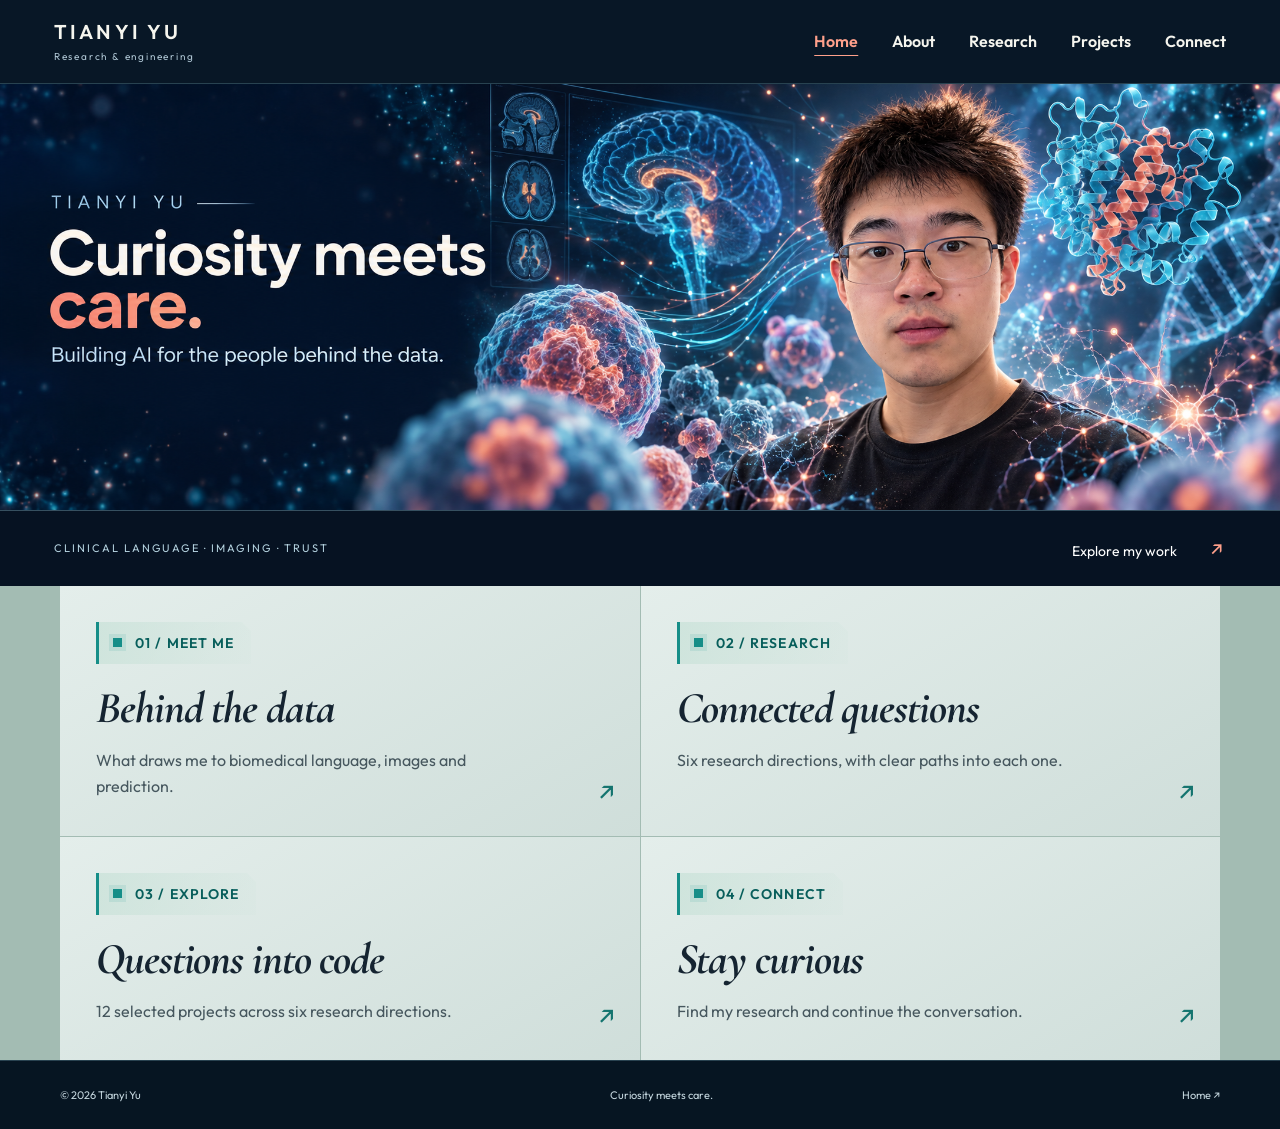
<file: index.html>
<!doctype html>
<html lang="en"><head><meta charset="utf-8"><meta name="viewport" content="width=device-width, initial-scale=1">
<title>Curiosity meets care — Tianyi Yu</title>
<meta name="description" content="Tianyi Yu's research portfolio: clinical NLP, biomedical imaging, trustworthy AI, prediction modelling, health informatics and AI for health. Explore the questions and the code.">
<meta name="theme-color" content="#081726"><meta property="og:title" content="Tianyi Yu — Curiosity meets care."><meta property="og:description" content="Research software for the people behind the data."><meta property="og:type" content="website"><meta property="og:image" content="https://terry0809000.github.io/assets/tianyi-ai-health-portrait.png">
<link rel="preload" href="./fonts/outfit-400.woff" as="font" type="font/woff" crossorigin>
<link rel="stylesheet" href="./portfolio-v5.css"><script src="./site.js?v=20261013-1" defer></script><link rel="stylesheet" href="./pages.css?v=20261013-1"></head>
<body><a class="skip" href="#main">Skip to content</a><header class="header"><a class="wordmark" href="./index.html">TIANYI YU<span>Research &amp; engineering</span></a><nav aria-label="Main navigation"><a href="./index.html" aria-current="page">Home</a><a href="./about.html">About</a><a href="./research.html">Research</a><a href="./projects.html">Projects</a><a href="./connect.html">Connect</a></nav></header><main id="main"><section id="home" class="hero"><h1 class="sr-only">Tianyi Yu. Curiosity meets care. Building AI for the people behind the data.</h1><img class="hero-image" width="2172" height="724" src="https://terry0809000.github.io/assets/tianyi-ai-health-portrait.png" alt="AI-assisted portrait of Tianyi Yu surrounded by conceptual biomedical imagery; Curiosity meets care." fetchpriority="high"><div class="mobile-hero-copy"><p>TIANYI YU / AI FOR HEALTH</p><h2>Curiosity meets care.</h2><p>Building AI for the people behind the data.</p></div><div class="hero-foot"><span>CLINICAL LANGUAGE · IMAGING · TRUST</span><a href="./projects.html">Explore my work <span aria-hidden="true">↗</span></a></div></section><section class="section-tiles wrap" aria-label="Explore the portfolio"><a class="section-tile" href="./about.html"><span class="eyebrow">01 / MEET ME</span><h2>Behind the data</h2><p>What draws me to biomedical language, images and prediction.</p><span aria-hidden="true">↗</span></a><a class="section-tile" href="./research.html"><span class="eyebrow">02 / RESEARCH</span><h2>Connected questions</h2><p>Six research directions, with clear paths into each one.</p><span aria-hidden="true">↗</span></a><a class="section-tile" href="./projects.html"><span class="eyebrow">03 / EXPLORE</span><h2>Questions into code</h2><p>12 selected projects across six research directions.</p><span aria-hidden="true">↗</span></a><a class="section-tile" href="./connect.html"><span class="eyebrow">04 / CONNECT</span><h2>Stay curious</h2><p>Find my research and continue the conversation.</p><span aria-hidden="true">↗</span></a></section></main><footer class="wrap footer"><span>© 2026 Tianyi Yu</span><span>Curiosity meets care.</span><a href="./index.html">Home ↗</a></footer></body></html>
</file>
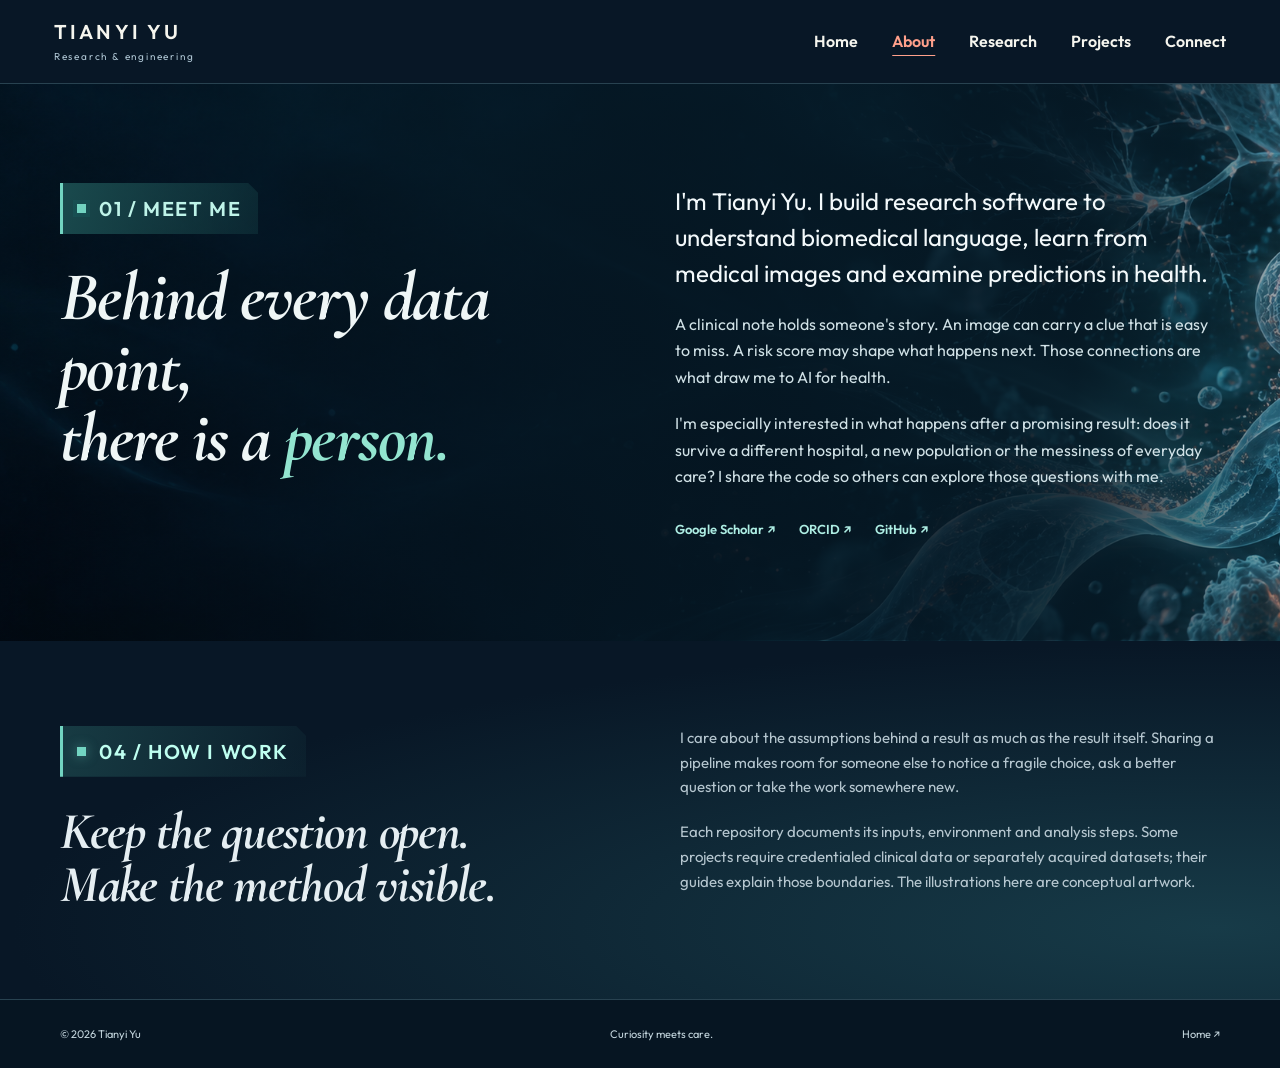
<file: about.html>
<!doctype html>
<html lang="en"><head><meta charset="utf-8"><meta name="viewport" content="width=device-width, initial-scale=1">
<title>About — Tianyi Yu</title>
<meta name="description" content="Tianyi Yu's research portfolio: clinical NLP, biomedical imaging, trustworthy AI, prediction modelling, health informatics and AI for health. Explore the questions and the code.">
<meta name="theme-color" content="#081726"><meta property="og:title" content="Tianyi Yu — Curiosity meets care."><meta property="og:description" content="Research software for the people behind the data."><meta property="og:type" content="website"><meta property="og:image" content="https://terry0809000.github.io/assets/tianyi-ai-health-portrait.png">
<link rel="preload" href="./fonts/outfit-400.woff" as="font" type="font/woff" crossorigin>
<link rel="stylesheet" href="./portfolio-v5.css"><script src="./site.js?v=20261013-1" defer></script><link rel="stylesheet" href="./pages.css?v=20261013-1"></head>
<body><a class="skip" href="#main">Skip to content</a><header class="header"><a class="wordmark" href="./index.html">TIANYI YU<span>Research &amp; engineering</span></a><nav aria-label="Main navigation"><a href="./index.html">Home</a><a href="./about.html" aria-current="page">About</a><a href="./research.html">Research</a><a href="./projects.html">Projects</a><a href="./connect.html">Connect</a></nav></header><main id="main"><section id="about" class="about wrap"><div><p class="eyebrow">01 / MEET ME</p><h1 class="page-title">Behind every data point,<br>there is a <em>person.</em></h1></div><div class="about-copy"><p class="lead">I'm Tianyi Yu. I build research software to understand biomedical language, learn from medical images and examine predictions in health.</p><p>A clinical note holds someone's story. An image can carry a clue that is easy to miss. A risk score may shape what happens next. Those connections are what draw me to AI for health.</p><p>I'm especially interested in what happens after a promising result: does it survive a different hospital, a new population or the messiness of everyday care? I share the code so others can explore those questions with me.</p><div class="text-links"><a href="https://scholar.google.com/citations?user=m8F5KU8AAAAJ">Google Scholar ↗</a><a href="https://orcid.org/0009-0009-0311-4015">ORCID ↗</a><a href="https://github.com/terry0809000">GitHub ↗</a></div></div></section><section class="approach"><div class="wrap approach-grid"><div><p class="eyebrow">04 / HOW I WORK</p><h2>Keep the question open.<br>Make the method visible.</h2></div><div><p>I care about the assumptions behind a result as much as the result itself. Sharing a pipeline makes room for someone else to notice a fragile choice, ask a better question or take the work somewhere new.</p><p>Each repository documents its inputs, environment and analysis steps. Some projects require credentialed clinical data or separately acquired datasets; their guides explain those boundaries. The illustrations here are conceptual artwork.</p></div></div></section></main><footer class="wrap footer"><span>© 2026 Tianyi Yu</span><span>Curiosity meets care.</span><a href="./index.html">Home ↗</a></footer></body></html>
</file>
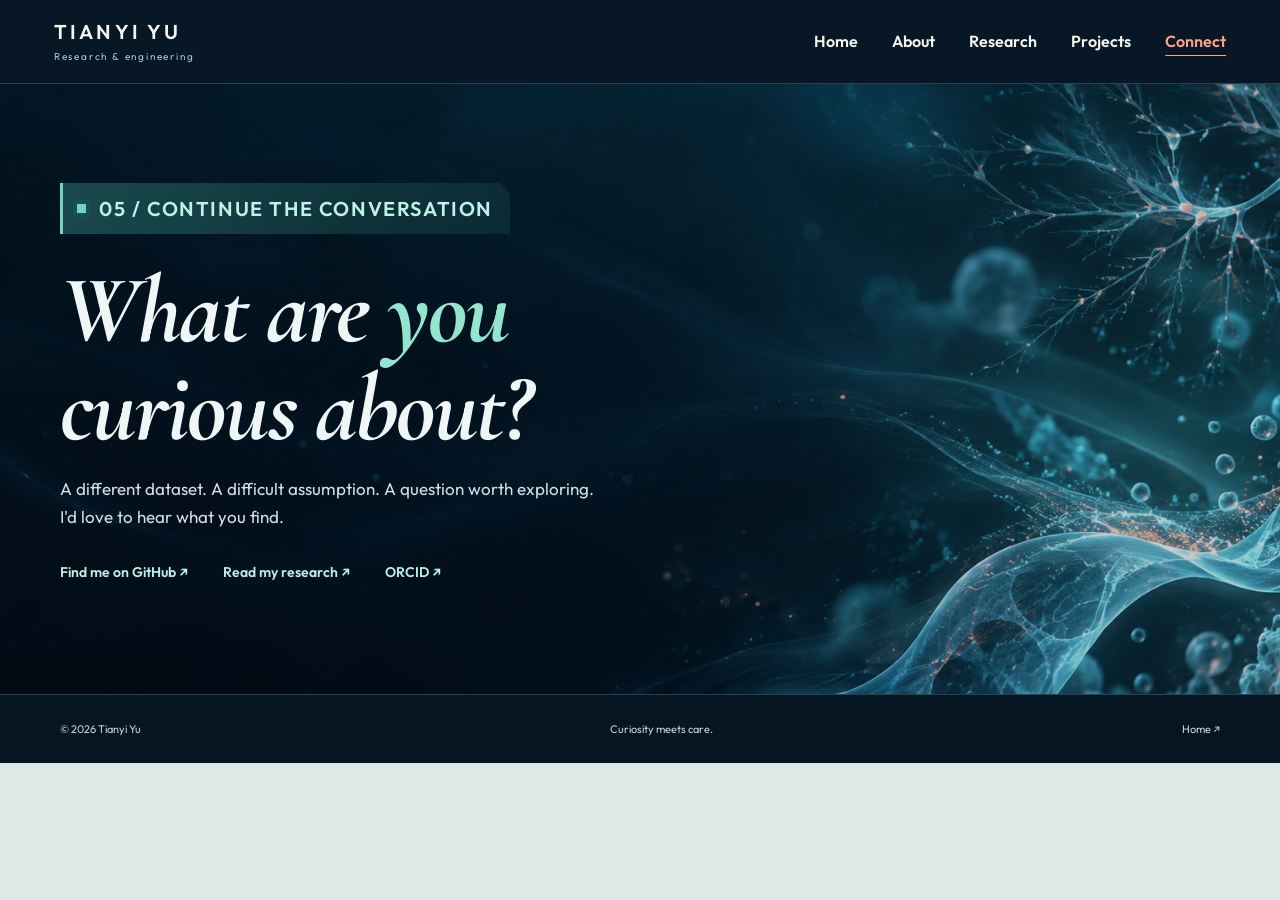
<file: connect.html>
<!doctype html>
<html lang="en"><head><meta charset="utf-8"><meta name="viewport" content="width=device-width, initial-scale=1">
<title>Connect — Tianyi Yu</title>
<meta name="description" content="Tianyi Yu's research portfolio: clinical NLP, biomedical imaging, trustworthy AI, prediction modelling, health informatics and AI for health. Explore the questions and the code.">
<meta name="theme-color" content="#081726"><meta property="og:title" content="Tianyi Yu — Curiosity meets care."><meta property="og:description" content="Research software for the people behind the data."><meta property="og:type" content="website"><meta property="og:image" content="https://terry0809000.github.io/assets/tianyi-ai-health-portrait.png">
<link rel="preload" href="./fonts/outfit-400.woff" as="font" type="font/woff" crossorigin>
<link rel="stylesheet" href="./portfolio-v5.css"><script src="./site.js?v=20261013-1" defer></script><link rel="stylesheet" href="./pages.css?v=20261013-1"></head>
<body><a class="skip" href="#main">Skip to content</a><header class="header"><a class="wordmark" href="./index.html">TIANYI YU<span>Research &amp; engineering</span></a><nav aria-label="Main navigation"><a href="./index.html">Home</a><a href="./about.html">About</a><a href="./research.html">Research</a><a href="./projects.html">Projects</a><a href="./connect.html" aria-current="page">Connect</a></nav></header><main id="main"><section id="connect" class="connect wrap"><p class="eyebrow">05 / CONTINUE THE CONVERSATION</p><h1 class="page-title">What are <em>you</em><br>curious about?</h1><p>A different dataset. A difficult assumption. A question worth exploring.<br>I'd love to hear what you find.</p><div class="connect-links"><a href="https://github.com/terry0809000">Find me on GitHub ↗</a><a href="https://scholar.google.com/citations?user=m8F5KU8AAAAJ">Read my research ↗</a><a href="https://orcid.org/0009-0009-0311-4015">ORCID ↗</a></div></section></main><footer class="wrap footer"><span>© 2026 Tianyi Yu</span><span>Curiosity meets care.</span><a href="./index.html">Home ↗</a></footer></body></html>
</file>
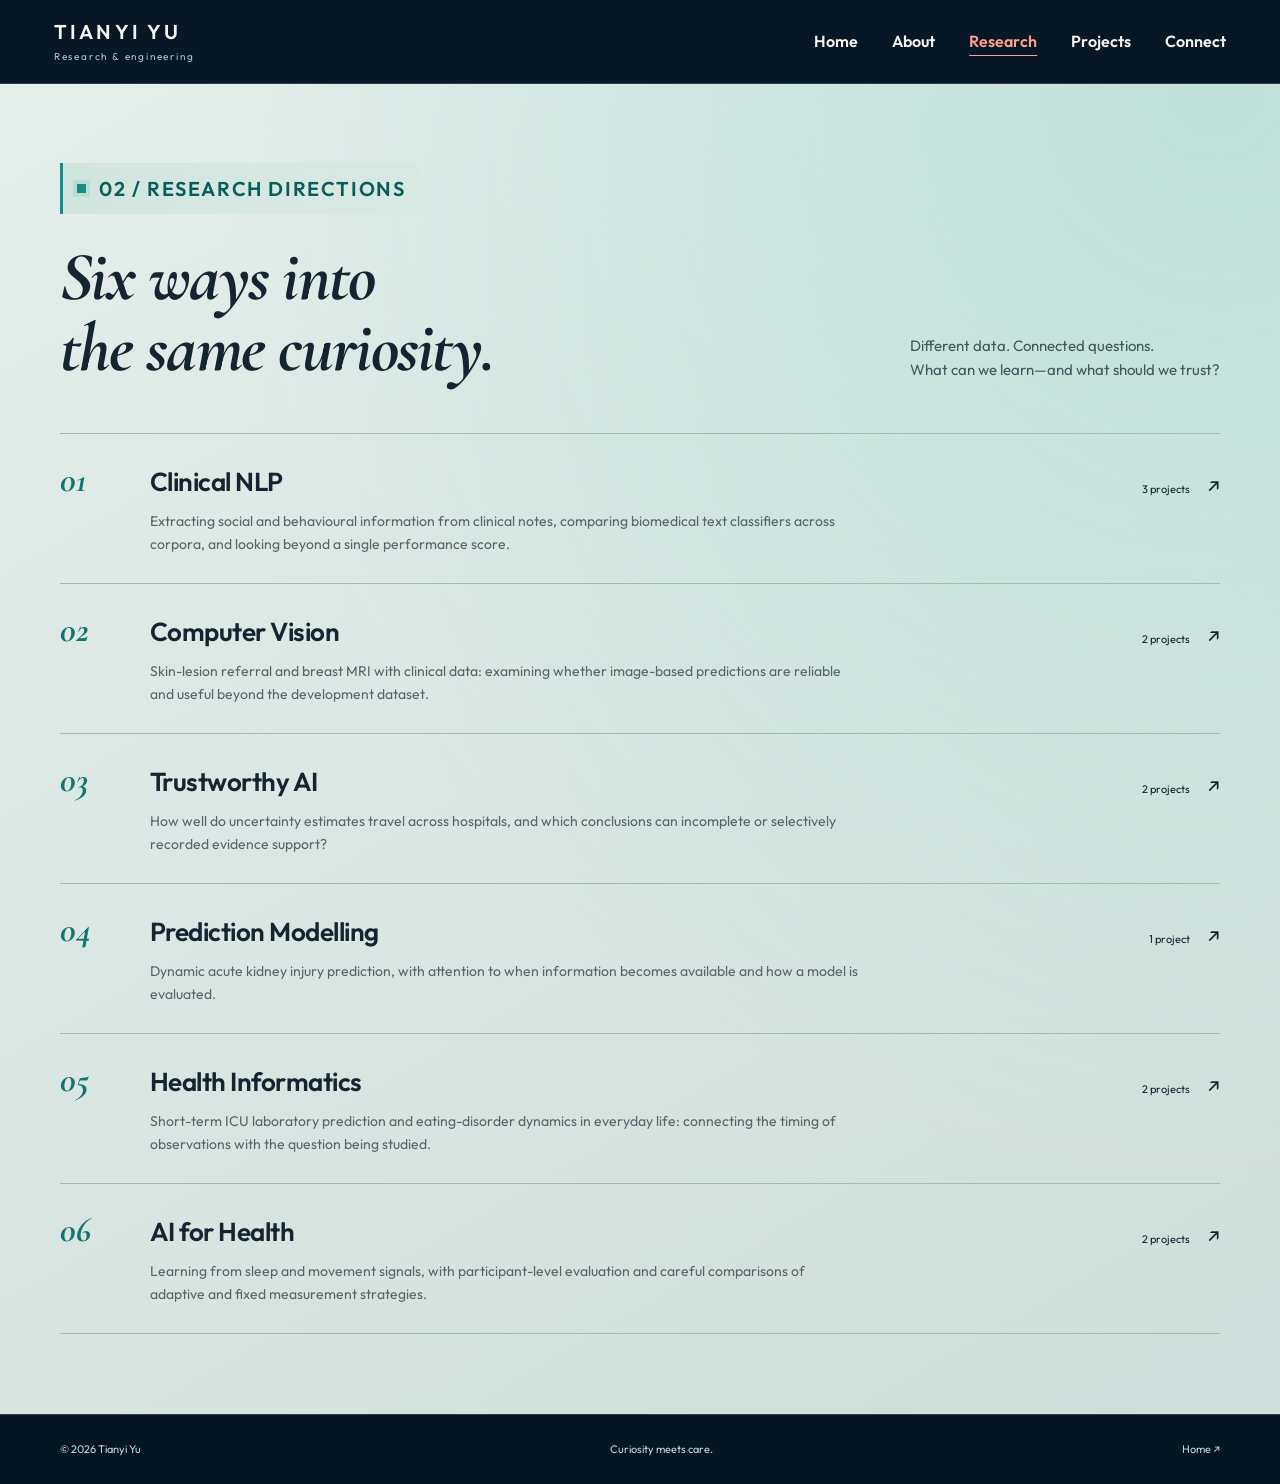
<file: research.html>
<!doctype html>
<html lang="en"><head><meta charset="utf-8"><meta name="viewport" content="width=device-width, initial-scale=1">
<title>Research directions — Tianyi Yu</title>
<meta name="description" content="Tianyi Yu's research portfolio: clinical NLP, biomedical imaging, trustworthy AI, prediction modelling, health informatics and AI for health. Explore the questions and the code.">
<meta name="theme-color" content="#081726"><meta property="og:title" content="Tianyi Yu — Curiosity meets care."><meta property="og:description" content="Research software for the people behind the data."><meta property="og:type" content="website"><meta property="og:image" content="https://terry0809000.github.io/assets/tianyi-ai-health-portrait.png">
<link rel="preload" href="./fonts/outfit-400.woff" as="font" type="font/woff" crossorigin>
<link rel="stylesheet" href="./portfolio-v5.css"><script src="./site.js?v=20261013-1" defer></script><link rel="stylesheet" href="./pages.css?v=20261013-1"></head>
<body><a class="skip" href="#main">Skip to content</a><header class="header"><a class="wordmark" href="./index.html">TIANYI YU<span>Research &amp; engineering</span></a><nav aria-label="Main navigation"><a href="./index.html">Home</a><a href="./about.html">About</a><a href="./research.html" aria-current="page">Research</a><a href="./projects.html">Projects</a><a href="./connect.html">Connect</a></nav></header><main id="main"><section id="directions" class="directions"><div class="wrap"><div class="section-head"><div><p class="eyebrow">02 / RESEARCH DIRECTIONS</p><h1 class="page-title">Six ways into<br>the same curiosity.</h1></div><p>Different data. Connected questions.<br>What can we learn—and what should we trust?</p></div>
<div class="direction-list"><a class="direction-row" href="./projects-clinical-nlp.html" data-direction="Clinical NLP"><span class="direction-number">01</span><div><h3>Clinical NLP</h3><p>Extracting social and behavioural information from clinical notes, comparing biomedical text classifiers across corpora, and looking beyond a single performance score.</p></div><span class="direction-count">3 projects <span aria-hidden="true">↗</span></span></a>
<a class="direction-row" href="./projects-biomedical-imaging.html" data-direction="Computer Vision"><span class="direction-number">02</span><div><h3>Computer Vision</h3><p>Skin-lesion referral and breast MRI with clinical data: examining whether image-based predictions are reliable and useful beyond the development dataset.</p></div><span class="direction-count">2 projects <span aria-hidden="true">↗</span></span></a>
<a class="direction-row" href="./projects-trustworthy-ai.html" data-direction="Trustworthy AI"><span class="direction-number">03</span><div><h3>Trustworthy AI</h3><p>How well do uncertainty estimates travel across hospitals, and which conclusions can incomplete or selectively recorded evidence support?</p></div><span class="direction-count">2 projects <span aria-hidden="true">↗</span></span></a>
<a class="direction-row" href="./projects-prediction-modelling.html" data-direction="Prediction Modelling"><span class="direction-number">04</span><div><h3>Prediction Modelling</h3><p>Dynamic acute kidney injury prediction, with attention to when information becomes available and how a model is evaluated.</p></div><span class="direction-count">1 project <span aria-hidden="true">↗</span></span></a>
<a class="direction-row" href="./projects-health-informatics.html" data-direction="Health Informatics"><span class="direction-number">05</span><div><h3>Health Informatics</h3><p>Short-term ICU laboratory prediction and eating-disorder dynamics in everyday life: connecting the timing of observations with the question being studied.</p></div><span class="direction-count">2 projects <span aria-hidden="true">↗</span></span></a>
<a class="direction-row" href="./projects-ai-for-health.html" data-direction="AI for Health"><span class="direction-number">06</span><div><h3>AI for Health</h3><p>Learning from sleep and movement signals, with participant-level evaluation and careful comparisons of adaptive and fixed measurement strategies.</p></div><span class="direction-count">2 projects <span aria-hidden="true">↗</span></span></a></div></div></section></main><footer class="wrap footer"><span>© 2026 Tianyi Yu</span><span>Curiosity meets care.</span><a href="./index.html">Home ↗</a></footer></body></html>
</file>
<file: portfolio-v5.css>
:root{--navy:#081726;--ink:#152431;--paper:#f5f3ee;--teal:#14746f;--coral:#ffa08b;--muted:#59656b;--line:#d7ddd8}*{box-sizing:border-box}html{scroll-behavior:smooth;scroll-padding-top:100px}body{margin:0;background:var(--paper);color:var(--ink);font-family:Arial,Helvetica,sans-serif;line-height:1.65}a{color:inherit;text-decoration:none}a:hover{text-decoration:underline;text-underline-offset:5px}button,input{font:inherit}button,a,input{touch-action:manipulation}button{cursor:pointer}button:focus-visible,a:focus-visible,input:focus-visible{outline:3px solid #d97845;outline-offset:5px}.wrap{max-width:1320px;margin:auto;padding-left:60px;padding-right:60px}.header{display:flex;justify-content:space-between;align-items:center;background:var(--navy);color:#f5f5ee;padding:20px 4.2%;gap:25px}.wordmark{font-size:20px;font-weight:700;letter-spacing:.16em;line-height:1.2}.wordmark span{display:block;font-size:10px;font-weight:400;letter-spacing:.18em;margin-top:7px;color:#aec5d3}.header nav{display:flex;gap:34px;font-size:14px}.hero{background:#061222;color:white}.hero-image{width:100%;height:auto;display:block}.hero-foot{display:flex;align-items:center;justify-content:space-between;padding:21px 4.2%;border-top:1px solid #365060;gap:15px}.hero-foot span{font-size:11px;letter-spacing:.18em;color:#b4d2df}.hero-foot a{font-size:14px}.hero-foot a span{font-size:20px;margin-left:30px;color:var(--coral)}.eyebrow{font-size:11px;letter-spacing:.2em;font-weight:700;color:var(--teal);margin:0 0 25px}h2{font-size:clamp(33px,3.7vw,57px);line-height:1.12;font-weight:500;letter-spacing:-.04em;margin:0}h2 em{font-family:Georgia,'Times New Roman',serif;font-weight:400;color:var(--teal)}.about{display:grid;grid-template-columns:1fr 1fr;gap:70px;padding-top:100px;padding-bottom:100px}.about-copy p{margin:0 0 20px;font-size:16px;color:var(--muted)}.about-copy .lead{font-size:22px;line-height:1.5;color:var(--ink)}.text-links{display:flex;gap:23px;flex-wrap:wrap;padding-top:10px;font-size:13px;font-weight:700}.directions{padding:80px 0;background:#e8eeea}.section-head{display:flex;align-items:end;justify-content:space-between;gap:40px;margin-bottom:50px}.section-head>p{color:var(--muted);font-size:15px;margin:0}.direction-row{display:grid;grid-template-columns:65px 1fr 100px;gap:25px;padding:27px 0;border-top:1px solid #becbc4;align-items:start}.direction-row:last-child{border-bottom:1px solid #becbc4}.direction-row:hover{text-decoration:none}.direction-row:hover h3{color:var(--teal)}.direction-number{font-family:Georgia,serif;font-size:27px;color:var(--teal)}.direction-row h3{font-size:24px;letter-spacing:-.02em;font-weight:500;margin:0 0 6px}.direction-row p{font-size:14px;color:var(--muted);max-width:710px;margin:0}.direction-count{text-align:right;font-size:11px;white-space:nowrap;padding-top:8px}.direction-count span{margin-left:15px;font-size:20px}.work{padding-top:90px;padding-bottom:90px}.controls{border-top:1px solid var(--line);padding-top:25px}.filters{display:flex;gap:8px;flex-wrap:wrap;margin-bottom:20px}.filters button{border:1px solid #bac8c0;background:transparent;color:var(--ink);padding:9px 14px;border-radius:2px;font-size:12px}.filters button.active{background:var(--navy);color:white;border-color:var(--navy)}.filters button:hover{border-color:var(--teal)}.search{display:flex;align-items:center;gap:20px;font-size:12px;color:var(--muted)}.search input{border:0;border-bottom:1px solid #a8b7ad;background:transparent;padding:10px 0;max-width:500px;width:100%;border-radius:0;color:var(--ink)}.results-status{font-size:12px;color:var(--muted);margin:25px 0 20px}.project-grid{display:grid;grid-template-columns:repeat(3,minmax(0,1fr));gap:32px 25px}.project{background:#fff;display:flex;flex-direction:column;border:1px solid #e0e4df;transition:transform .2s}.project:hover{transform:translateY(-4px)}.project-image-link{display:block;overflow:hidden;background:var(--navy)}.project img{width:100%;height:auto;aspect-ratio:3/1;object-fit:cover;display:block}.project-body{padding:24px;display:flex;flex-direction:column;flex:1}.project-area{color:var(--teal);font-size:10px;letter-spacing:.06em;margin:0 0 12px;text-transform:uppercase}.project h3{font-size:22px;font-weight:500;line-height:1.25;margin:0 0 18px;letter-spacing:-.02em}.project-body>p:not(.project-area){font-size:14px;color:var(--muted);margin:0 0 23px}.project-links{display:flex;justify-content:space-between;flex-wrap:wrap;gap:12px;font-size:11px;font-weight:700;margin-top:auto;padding-top:18px;border-top:1px solid var(--line)}.project[hidden]{display:none}.more{display:flex;justify-content:center;align-items:center;gap:30px;margin-top:45px;flex-wrap:wrap;font-size:13px}.more button{background:var(--navy);color:white;border:0;padding:15px 25px}.more button span{margin-left:20px}.approach{background:var(--navy);color:#e5eef2;padding:85px 0}.approach .eyebrow{color:#a0d6cf}.approach-grid{display:grid;grid-template-columns:1fr 1fr;gap:80px}.approach h2{font-size:36px}.approach p:not(.eyebrow){margin:0 0 20px;color:#b5c6cf;font-size:15px}.connect{padding-top:90px;padding-bottom:90px}.connect h2{font-size:clamp(45px,6vw,86px);margin-bottom:30px}.connect>p:not(.eyebrow){color:var(--muted);font-size:17px}.connect-links{display:flex;gap:35px;flex-wrap:wrap;margin-top:30px;font-size:14px;font-weight:700}.footer{display:flex;justify-content:space-between;gap:20px;padding-top:25px;padding-bottom:25px;border-top:1px solid var(--line);font-size:11px;color:var(--muted)}.sr-only{position:absolute;width:1px;height:1px;padding:0;margin:-1px;overflow:hidden;clip:rect(0,0,0,0);white-space:nowrap;border:0}.skip{position:fixed;top:-100px;left:15px;z-index:20;background:white;padding:10px}.skip:focus{top:10px}[hidden]{display:none!important}@media(max-width:900px){.wrap{padding-left:30px;padding-right:30px}.about,.approach-grid{gap:35px}.project-grid{grid-template-columns:repeat(2,minmax(0,1fr))}.section-head{align-items:start}.header nav{gap:20px}.direction-row{grid-template-columns:40px 1fr 90px;gap:15px}.about-copy .lead{font-size:20px}.project h3{font-size:21px}}@media(max-width:600px){.header{padding:18px 22px;flex-wrap:wrap}.wordmark{font-size:17px}.header nav{width:100%;justify-content:space-between;font-size:12px;margin-top:8px}.hero-image{min-height:235px;object-fit:cover;object-position:58% center}.hero-foot{padding:16px 22px}.hero-foot>span{font-size:8px;max-width:180px}.hero-foot a{font-size:12px;white-space:nowrap}.hero-foot a span{margin-left:10px}.wrap{padding-left:22px;padding-right:22px}.about,.approach-grid{grid-template-columns:1fr;gap:30px}.about,.work,.connect{padding-top:60px;padding-bottom:60px}.directions,.approach{padding:60px 0}.section-head{display:block;margin-bottom:35px}.section-head>p{margin-top:25px;font-size:14px}.direction-row{grid-template-columns:30px 1fr;gap:15px}.direction-row h3{font-size:20px}.direction-count{grid-column:2;text-align:left;padding:0}.direction-row p{font-size:13px}.project-grid{grid-template-columns:1fr}.project h3{font-size:24px}.project-body{padding:24px}.filters button{font-size:11px;padding:8px 11px}.search{display:block}.search input{display:block}.footer{flex-wrap:wrap}.footer>span:nth-child(2){display:none}.connect-links{gap:20px}.approach h2{font-size:32px}}@media(prefers-reduced-motion:reduce){html{scroll-behavior:auto}.project{transition:none}.project:hover{transform:none}}
.mobile-hero-copy{display:none}@media(max-width:600px){.hero-image{object-position:right center}.mobile-hero-copy{display:block;padding:28px 22px 30px;background:var(--navy)}.mobile-hero-copy>p:first-child{font-size:10px;letter-spacing:.18em;color:#b5d8e0;margin:0 0 15px}.mobile-hero-copy h2{font-size:40px;color:var(--coral);margin:0 0 15px}.mobile-hero-copy>p:last-child{font-size:16px;line-height:1.5;color:#d7e4ed;margin:0}}

/* A stronger technical hierarchy for the research portfolio. */
:root{--display:"Bahnschrift","DIN Alternate","Arial",sans-serif;--code:"Cascadia Code","SFMono-Regular",Consolas,monospace}
.eyebrow{display:inline-flex;align-items:center;gap:14px;max-width:100%;font-family:var(--code);font-size:17px;font-weight:800;line-height:1.45;letter-spacing:.09em;color:#075e5b;padding:12px 18px 12px 15px;margin-bottom:28px;border-left:4px solid #168e88;border-top:1px solid #91b8ac;border-bottom:1px solid #91b8ac;background:linear-gradient(105deg,#d4e6df,rgba(212,230,223,.15));clip-path:polygon(0 0,calc(100% - 10px) 0,100% 10px,100% 100%,0 100%)}
.eyebrow::before{content:"";display:block;flex-shrink:0;width:9px;height:9px;background:#168e88;box-shadow:0 0 0 4px rgba(22,142,136,.11)}
h2{font-family:var(--display);font-weight:650;letter-spacing:-.025em}
h2 em{font-family:inherit;font-style:normal;font-weight:inherit}
.direction-number{font-family:var(--code);font-weight:700;font-size:25px}
.direction-row h3{font-family:var(--display);font-weight:650}
.project h3{font-family:var(--display);font-weight:650}
.project-area{font-family:var(--code);font-size:12px;font-weight:700;letter-spacing:.035em;line-height:1.5}
.filters button{font-size:13px;font-weight:650}
.header nav{font-weight:600}
.approach .eyebrow{color:#befff0;background:linear-gradient(105deg,#173b43,rgba(23,59,67,.2));border-color:#347679;border-left-color:#72d4c1}
.approach .eyebrow::before{background:#72d4c1;box-shadow:0 0 12px rgba(114,212,193,.5)}
@media(max-width:600px){.eyebrow{font-size:14px;letter-spacing:.065em;gap:12px;padding:11px 14px;margin-bottom:23px}.project-area{font-size:12px}.filters button{font-size:12px}.direction-row h3{font-weight:650}}

/* Two complementary voices: expressive curves and a rounded technical sans. */
@font-face{font-family:"Portfolio Serif";font-style:italic;font-weight:700;font-display:swap;src:url("./fonts/cormorant-italic-700.woff") format("woff")}
@font-face{font-family:"Portfolio Sans";font-style:normal;font-weight:400;font-display:swap;src:url("./fonts/outfit-400.woff") format("woff")}
@font-face{font-family:"Portfolio Sans";font-style:normal;font-weight:600;font-display:swap;src:url("./fonts/outfit-600.woff") format("woff")}
:root{--display:"Portfolio Sans",Arial,sans-serif;--script:"Portfolio Serif",Georgia,"Times New Roman",serif}
body{font-family:var(--display);font-weight:400}
h2{font-family:var(--script);font-style:italic;font-weight:700;font-size:clamp(46px,5.4vw,82px);line-height:1.02;letter-spacing:-.025em}
h2 em{font-family:inherit;font-style:inherit;font-weight:inherit}
.eyebrow{font-family:var(--display);font-style:normal;font-size:20px;font-weight:600;letter-spacing:.08em;padding:11px 17px 11px 14px;gap:13px;background:linear-gradient(105deg,rgba(199,225,215,.7),rgba(199,225,215,.1));border-top:0;border-bottom:0;border-left-width:3px}
.direction-number{font-family:var(--script);font-style:italic;font-size:35px;font-weight:700;line-height:1.1}
.direction-row h3,.project h3{font-family:var(--display);font-style:normal;font-weight:600}
.direction-row h3{font-size:26px}
.project h3{font-size:25px;line-height:1.23}
.project-area{font-family:var(--display);font-size:13px;font-weight:600;letter-spacing:.055em}
.header nav,.filters button,.project-links,.connect-links{font-family:var(--display);font-weight:600}
.header nav{font-size:16px}.wordmark{font-family:var(--display)}
.about-copy .lead{font-size:24px;line-height:1.5}
.approach h2{font-family:var(--script);font-style:italic;font-size:52px}
.connect h2{font-size:clamp(58px,7.5vw,105px)}
@media(max-width:900px){.project h3{font-size:24px}}
@media(max-width:600px){.eyebrow{font-family:var(--display);font-size:16px;letter-spacing:.06em;font-weight:600}.direction-number{font-size:31px}.direction-row h3{font-size:22px}.project h3{font-size:27px}.project-area{font-size:13px}.about-copy .lead{font-size:21px}.approach h2{font-size:43px}.mobile-hero-copy h2{font-family:var(--script);font-size:52px;line-height:1.02;font-style:italic;font-weight:700}.header nav{font-size:14px}}

/* Scientific atmosphere supports, rather than competes with, the reading surface. */
body{background:#dce9e6}
.about,.connect{max-width:none;padding-left:max(60px,calc((100% - 1200px)/2));padding-right:max(60px,calc((100% - 1200px)/2));background-color:#071b29;background-repeat:no-repeat;background-size:cover;background-position:center;color:#eff6f6}
.about{background-image:linear-gradient(90deg,rgba(5,22,34,.26),rgba(5,22,34,.89) 48%,rgba(5,22,34,.88) 84%,rgba(5,22,34,.35)),url("./assets/scientific-atmosphere.png")}
.about h2 em,.connect h2 em{color:#93e5d0}
.about-copy p{color:#d0e1e6}.about-copy .lead{color:#f3f9fb}.about .text-links{color:#adede3}
.about .eyebrow,.connect .eyebrow{color:#bef3e8;background:linear-gradient(105deg,rgba(27,77,80,.95),rgba(27,77,80,.3));border-left-color:#72d4c1}
.about .eyebrow::before,.connect .eyebrow::before{background:#72d4c1}
.directions{background:radial-gradient(ellipse at 95% 0%,#c0e1da 0%,transparent 58%),linear-gradient(150deg,#e4eeeb,#cfdeda)}
.direction-row{border-color:#a3bcb3}.direction-row:last-child{border-color:#a3bcb3}
.work{max-width:none;padding-left:max(60px,calc((100% - 1200px)/2));padding-right:max(60px,calc((100% - 1200px)/2));background-color:#e7eef0;background-image:linear-gradient(rgba(56,98,107,.035) 1px,transparent 1px),linear-gradient(90deg,rgba(56,98,107,.035) 1px,transparent 1px),radial-gradient(ellipse at 100% 0%,#cfdfeb 0%,transparent 65%);background-size:96px 96px,96px 96px,100% 100%}
.project{background:#fcfdfc;border-color:#c5d4d2;box-shadow:0 5px 24px rgba(15,46,56,.04)}
.project-body>p:not(.project-area){color:#46575e}
.search{color:#41565d}.section-head>p,.results-status{color:#41565d}
.connect{background-image:linear-gradient(90deg,rgba(5,22,34,.4),rgba(5,22,34,.3) 45%,rgba(5,22,34,.2)),url("./assets/scientific-atmosphere.png");padding-top:100px;padding-bottom:110px}
.connect>p:not(.eyebrow){color:#d0e1e6;max-width:650px}.connect-links{color:#b8f1e7}
.footer{max-width:none;padding-left:max(60px,calc((100% - 1200px)/2));padding-right:max(60px,calc((100% - 1200px)/2));background:#061522;color:#c4d6de;border-top-color:#284250}
.approach{background:radial-gradient(ellipse at 95% 80%,#173b48 0%,#081726 70%)}
@media(max-width:900px){.about,.work,.connect,.footer{padding-left:30px;padding-right:30px}}
@media(max-width:600px){.about,.work,.connect,.footer{padding-left:22px;padding-right:22px}.about{background-image:linear-gradient(rgba(5,22,34,.86),rgba(5,22,34,.86)),url("./assets/scientific-atmosphere.png");background-position:75% center}.connect{background-image:linear-gradient(90deg,rgba(5,22,34,.9),rgba(5,22,34,.78)),url("./assets/scientific-atmosphere.png");background-position:72% center;padding-top:65px;padding-bottom:70px}.work{background-size:72px 72px,72px 72px,100% 100%}}
</file>
<file: pages.css>
/* Multi-page navigation; the original portfolio-v5.css and artwork are retained. */
.header{position:sticky;top:0;z-index:10;box-shadow:0 1px 0 #284250}.header nav a[aria-current="page"]{color:var(--coral);text-decoration:underline;text-underline-offset:8px}.header nav{flex-wrap:wrap}
.page-title{font-family:var(--script);font-style:italic;font-weight:700;font-size:clamp(46px,5.4vw,82px);line-height:1.02;letter-spacing:-.025em;margin:0}.page-title em{font-style:inherit;color:#93e5d0}.connect .page-title{font-size:clamp(58px,7.5vw,105px)}
.section-tiles{display:grid;grid-template-columns:repeat(2,minmax(0,1fr));gap:1px;background:#a3bcb3;padding-top:0;padding-bottom:0;margin-top:0}.section-tile{display:block;background:linear-gradient(150deg,#e4eeeb,#cfdeda);padding:36px;position:relative}.section-tile:hover{text-decoration:none;background:#d5e7df}.section-tile h2{font-size:44px}.section-tile p{color:#46575e;max-width:440px;margin-bottom:0}.section-tile>span:last-child{position:absolute;right:25px;bottom:22px;color:var(--teal);font-size:26px}.section-tile .eyebrow{font-size:14px;margin-bottom:22px}
.category-nav{display:flex;gap:8px;flex-wrap:wrap;margin-bottom:26px}.category-nav a{padding:9px 14px;border:1px solid #bac8c0;font-size:13px;border-radius:2px}.category-nav a[aria-current="page"]{background:var(--navy);color:#fff;border-color:var(--navy)}.pagination{display:flex;justify-content:center;gap:9px;flex-wrap:wrap;margin-top:36px}.pagination a{padding:10px 15px;border:1px solid #a3bcb3;background:#fcfdfc;min-width:42px;text-align:center}.pagination a[aria-current="page"]{background:var(--navy);color:#fff;border-color:var(--navy)}.section-head>p{max-width:420px}.project-image-link img{aspect-ratio:3/1;object-fit:cover}.work{min-height:calc(100vh - 180px)}
@media(max-width:900px){.header nav{gap:18px}.page-title{font-size:60px}.section-tile{padding:28px}}
@media(max-width:600px){.header nav{gap:12px}.header nav a{font-size:13px}.header{gap:12px}.section-tiles{grid-template-columns:1fr;padding:0}.section-tile{padding:28px 22px}.section-tile h2{font-size:39px}.page-title{font-size:46px;overflow-wrap:break-word}.category-nav a{font-size:12px;padding:8px 11px}.connect .page-title{font-size:60px}.section-head>p{max-width:none}}
</file>
